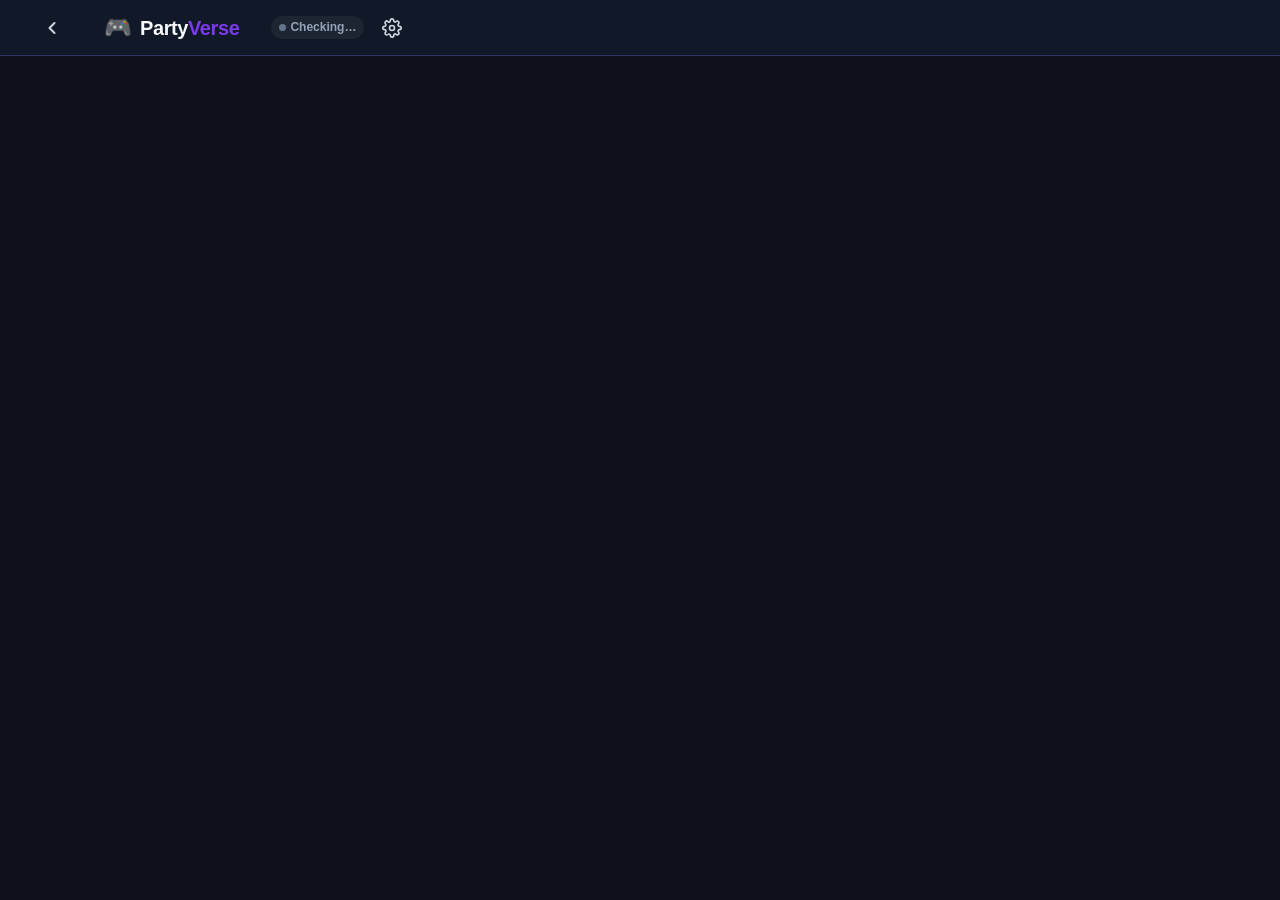
<file: index.html>
<!DOCTYPE html>
<html lang="en">
<head>
  <meta charset="UTF-8">
  <meta http-equiv="refresh" content="0; url=./partyverse/">
  <title>PartyVerse</title>
</head>
<body style="background:#0d0f1a;color:#f8fafc;font-family:sans-serif;display:flex;align-items:center;justify-content:center;height:100vh;margin:0;">
  <p>Loading <a href="./partyverse/" style="color:#7c3aed;font-weight:bold;">PartyVerse</a>...</p>
</body>
</html>
</file>
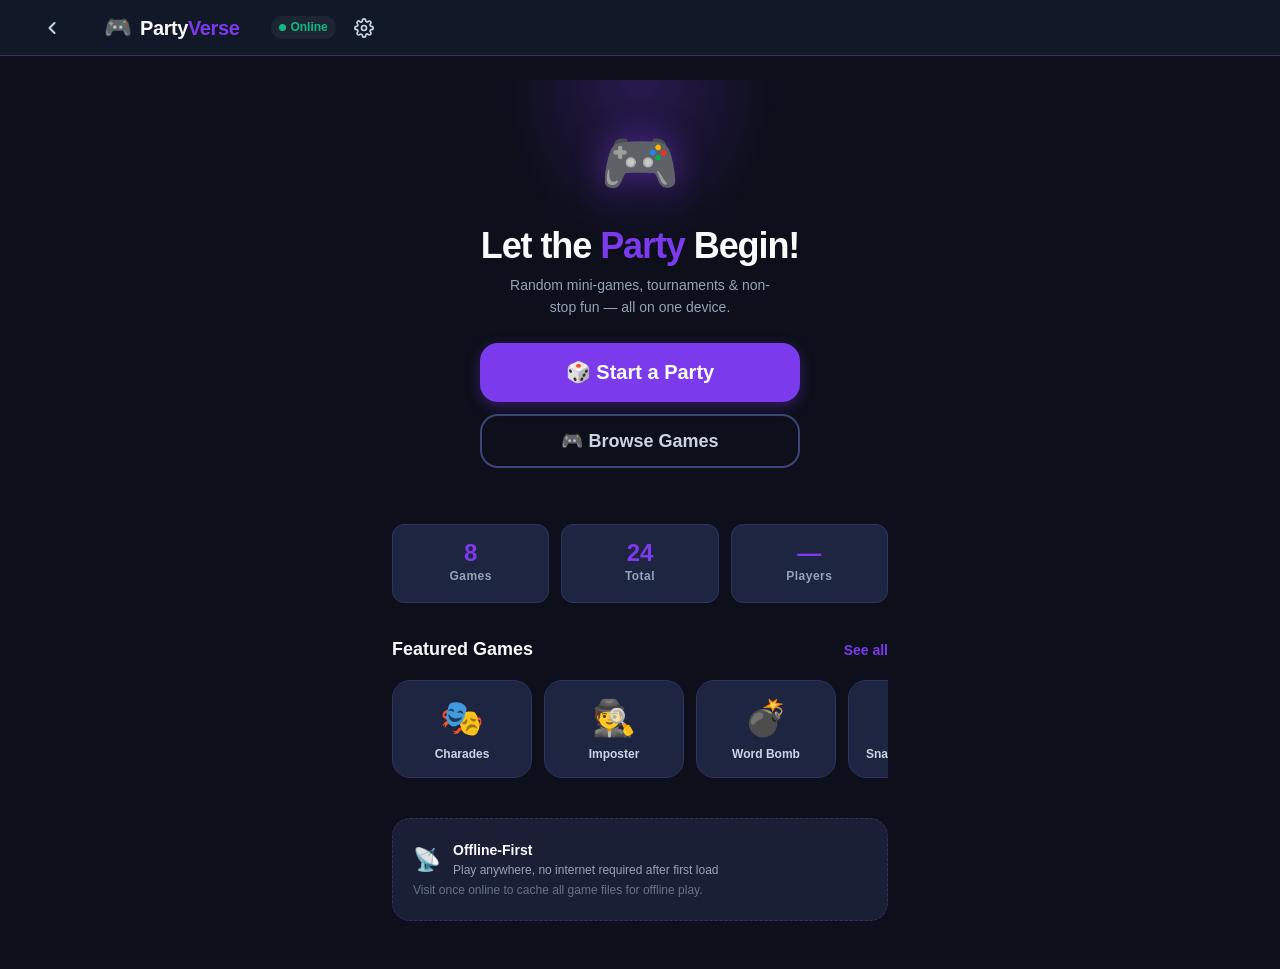
<file: partyverse/index.html>
<!DOCTYPE html>
<html lang="en">
<head>
  <meta charset="UTF-8" />
  <meta name="viewport" content="width=device-width, initial-scale=1.0, viewport-fit=cover" />
  <meta name="theme-color" content="#0d0f1a" />
  <meta name="description" content="PartyVerse — the ultimate party game platform for groups" />
  <meta name="apple-mobile-web-app-capable" content="yes" />
  <meta name="apple-mobile-web-app-status-bar-style" content="black-translucent" />
  <meta name="apple-mobile-web-app-title" content="PartyVerse" />

  <title>PartyVerse</title>

  <link rel="manifest" href="manifest.webmanifest" />
  <link rel="stylesheet" href="style.css" />
  <link rel="icon" type="image/svg+xml" href="assets/icons/icon.svg" />
  <link rel="apple-touch-icon" href="assets/icons/apple-touch-icon.png" />
</head>
<body>
  <!-- ═══════════════════════════════════════════════════════════
       APP HEADER
  ═══════════════════════════════════════════════════════════ -->
  <header class="app-header" id="app-header">
    <div class="header-inner">
      <button class="btn-icon header-back" id="btn-back" aria-label="Go back" hidden>
        <svg width="20" height="20" viewBox="0 0 24 24" fill="none" stroke="currentColor" stroke-width="2.5" stroke-linecap="round" stroke-linejoin="round">
          <polyline points="15 18 9 12 15 6"/>
        </svg>
      </button>

      <a href="#home" class="app-logo" aria-label="PartyVerse home">
        <span class="logo-icon" aria-hidden="true">🎮</span>
        <span class="logo-text">Party<span class="logo-accent">Verse</span></span>
      </a>

      <div class="header-actions">
        <span class="offline-badge" id="offline-badge" aria-live="polite" title="Offline status">
          <span class="offline-dot" id="offline-dot"></span>
          <span class="offline-label" id="offline-label">Checking…</span>
        </span>
        <a href="#settings" class="btn-icon" aria-label="Settings">
          <svg width="20" height="20" viewBox="0 0 24 24" fill="none" stroke="currentColor" stroke-width="2" stroke-linecap="round" stroke-linejoin="round">
            <circle cx="12" cy="12" r="3"/>
            <path d="M19.4 15a1.65 1.65 0 0 0 .33 1.82l.06.06a2 2 0 1 1-2.83 2.83l-.06-.06a1.65 1.65 0 0 0-1.82-.33 1.65 1.65 0 0 0-1 1.51V21a2 2 0 0 1-4 0v-.09A1.65 1.65 0 0 0 9 19.4a1.65 1.65 0 0 0-1.82.33l-.06.06a2 2 0 1 1-2.83-2.83l.06-.06A1.65 1.65 0 0 0 4.68 15a1.65 1.65 0 0 0-1.51-1H3a2 2 0 0 1 0-4h.09A1.65 1.65 0 0 0 4.6 9a1.65 1.65 0 0 0-.33-1.82l-.06-.06a2 2 0 1 1 2.83-2.83l.06.06A1.65 1.65 0 0 0 9 4.68a1.65 1.65 0 0 0 1-1.51V3a2 2 0 0 1 4 0v.09a1.65 1.65 0 0 0 1 1.51 1.65 1.65 0 0 0 1.82-.33l.06-.06a2 2 0 1 1 2.83 2.83l-.06.06A1.65 1.65 0 0 0 19.4 9a1.65 1.65 0 0 0 1.51 1H21a2 2 0 0 1 0 4h-.09a1.65 1.65 0 0 0-1.51 1z"/>
          </svg>
        </a>
      </div>
    </div>
  </header>

  <!-- ═══════════════════════════════════════════════════════════
       MAIN APP CONTAINER — screens rendered here
  ═══════════════════════════════════════════════════════════ -->
  <main id="app-root" class="app-root" role="main">
    <!-- Screens are injected here by router.js -->
  </main>

  <!-- ═══════════════════════════════════════════════════════════
       BOTTOM NAV (visible on home/collection/settings)
  ═══════════════════════════════════════════════════════════ -->
  <nav class="bottom-nav" id="bottom-nav" aria-label="Main navigation">
    <a href="#home" class="nav-item" data-screen="home" aria-label="Home">
      <svg width="22" height="22" viewBox="0 0 24 24" fill="none" stroke="currentColor" stroke-width="2" stroke-linecap="round" stroke-linejoin="round">
        <path d="M3 9l9-7 9 7v11a2 2 0 0 1-2 2H5a2 2 0 0 1-2-2z"/>
        <polyline points="9 22 9 12 15 12 15 22"/>
      </svg>
      <span>Home</span>
    </a>
    <a href="#collection" class="nav-item" data-screen="collection" aria-label="Games">
      <svg width="22" height="22" viewBox="0 0 24 24" fill="none" stroke="currentColor" stroke-width="2" stroke-linecap="round" stroke-linejoin="round">
        <rect x="2" y="3" width="6" height="6" rx="1"/><rect x="9" y="3" width="6" height="6" rx="1"/>
        <rect x="16" y="3" width="6" height="6" rx="1"/><rect x="2" y="10" width="6" height="6" rx="1"/>
        <rect x="9" y="10" width="6" height="6" rx="1"/><rect x="16" y="10" width="6" height="6" rx="1"/>
        <rect x="2" y="17" width="6" height="6" rx="1"/><rect x="9" y="17" width="6" height="6" rx="1"/>
        <rect x="16" y="17" width="6" height="6" rx="1"/>
      </svg>
      <span>Games</span>
    </a>
    <a href="#tournament" class="nav-item nav-item--cta" data-screen="tournament" aria-label="Start Party">
      <svg width="24" height="24" viewBox="0 0 24 24" fill="none" stroke="currentColor" stroke-width="2.5" stroke-linecap="round" stroke-linejoin="round">
        <polygon points="5 3 19 12 5 21 5 3"/>
      </svg>
      <span>Play</span>
    </a>
    <a href="#scoreboard" class="nav-item" data-screen="scoreboard" aria-label="Scoreboard">
      <svg width="22" height="22" viewBox="0 0 24 24" fill="none" stroke="currentColor" stroke-width="2" stroke-linecap="round" stroke-linejoin="round">
        <line x1="18" y1="20" x2="18" y2="10"/><line x1="12" y1="20" x2="12" y2="4"/>
        <line x1="6" y1="20" x2="6" y2="14"/>
      </svg>
      <span>Scores</span>
    </a>
    <a href="#settings" class="nav-item" data-screen="settings" aria-label="Settings">
      <svg width="22" height="22" viewBox="0 0 24 24" fill="none" stroke="currentColor" stroke-width="2" stroke-linecap="round" stroke-linejoin="round">
        <circle cx="12" cy="12" r="3"/>
        <path d="M19.4 15a1.65 1.65 0 0 0 .33 1.82l.06.06a2 2 0 1 1-2.83 2.83l-.06-.06a1.65 1.65 0 0 0-1.82-.33 1.65 1.65 0 0 0-1 1.51V21a2 2 0 0 1-4 0v-.09A1.65 1.65 0 0 0 9 19.4a1.65 1.65 0 0 0-1.82.33l-.06.06a2 2 0 1 1-2.83-2.83l.06-.06A1.65 1.65 0 0 0 4.68 15a1.65 1.65 0 0 0-1.51-1H3a2 2 0 0 1 0-4h.09A1.65 1.65 0 0 0 4.6 9a1.65 1.65 0 0 0-.33-1.82l-.06-.06a2 2 0 1 1 2.83-2.83l.06.06A1.65 1.65 0 0 0 9 4.68a1.65 1.65 0 0 0 1-1.51V3a2 2 0 0 1 4 0v.09a1.65 1.65 0 0 0 1 1.51 1.65 1.65 0 0 0 1.82-.33l.06-.06a2 2 0 1 1 2.83 2.83l-.06.06A1.65 1.65 0 0 0 19.4 9a1.65 1.65 0 0 0 1.51 1H21a2 2 0 0 1 0 4h-.09a1.65 1.65 0 0 0-1.51 1z"/>
      </svg>
      <span>Settings</span>
    </a>
  </nav>

  <!-- ═══════════════════════════════════════════════════════════
       GLOBAL TOAST CONTAINER
  ═══════════════════════════════════════════════════════════ -->
  <div id="toast-container" class="toast-container" aria-live="polite" aria-atomic="true"></div>

  <!-- ═══════════════════════════════════════════════════════════
       GLOBAL MODAL OVERLAY
  ═══════════════════════════════════════════════════════════ -->
  <div id="modal-overlay" class="modal-overlay" role="dialog" aria-modal="true" hidden>
    <div class="modal-box" id="modal-box">
      <button class="modal-close btn-icon" id="modal-close" aria-label="Close dialog">
        <svg width="18" height="18" viewBox="0 0 24 24" fill="none" stroke="currentColor" stroke-width="2.5">
          <line x1="18" y1="6" x2="6" y2="18"/><line x1="6" y1="6" x2="18" y2="18"/>
        </svg>
      </button>
      <div id="modal-content"></div>
    </div>
  </div>

  <!-- ═══════════════════════════════════════════════════════════
       UPDATE BANNER (shown when new SW available)
  ═══════════════════════════════════════════════════════════ -->
  <div id="update-banner" class="update-banner" hidden>
    <span>🆕 A new version is available</span>
    <button class="btn btn-sm btn-primary" id="btn-update">Update now</button>
  </div>

  <script type="module" src="js/app.js"></script>
</body>
</html>
</file>
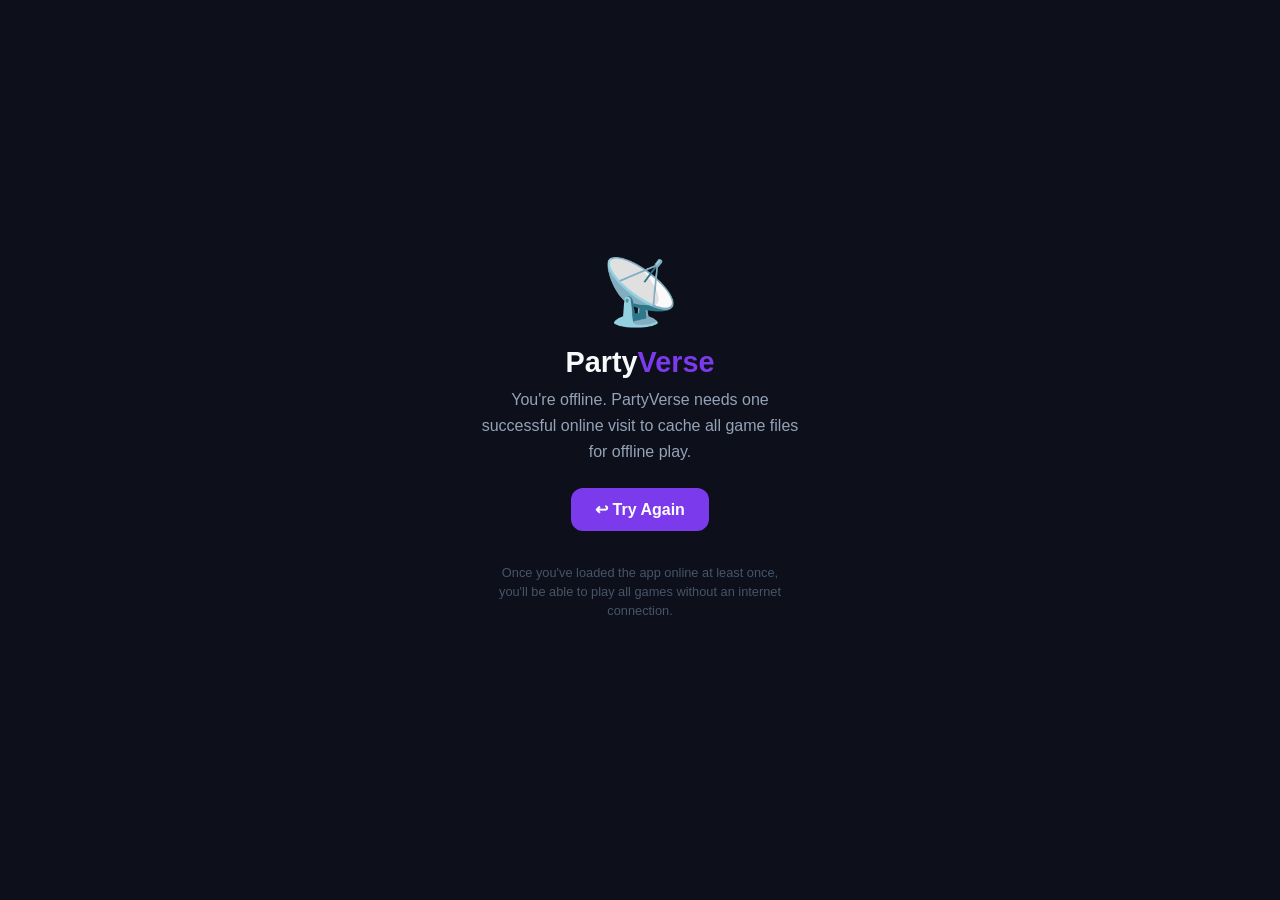
<file: partyverse/offline.html>
<!DOCTYPE html>
<html lang="en">
<head>
  <meta charset="UTF-8" />
  <meta name="viewport" content="width=device-width, initial-scale=1.0" />
  <meta name="theme-color" content="#0d0f1a" />
  <title>PartyVerse — Offline</title>
  <style>
    *, *::before, *::after { box-sizing: border-box; margin: 0; padding: 0; }
    body {
      font-family: -apple-system, BlinkMacSystemFont, 'Segoe UI', Roboto, sans-serif;
      background: #0d0f1a;
      color: #f8fafc;
      min-height: 100dvh;
      display: flex;
      flex-direction: column;
      align-items: center;
      justify-content: center;
      text-align: center;
      padding: 2rem;
    }
    .icon { font-size: 4rem; margin-bottom: 1rem; }
    h1 { font-size: 1.8rem; font-weight: 800; margin-bottom: 0.5rem; }
    h1 span { color: #7c3aed; }
    p { color: #94a3b8; max-width: 320px; line-height: 1.6; margin-bottom: 1.5rem; }
    .btn {
      display: inline-flex; align-items: center; gap: 0.5rem;
      background: #7c3aed; color: #fff;
      border: none; border-radius: 12px;
      padding: 0.75rem 1.5rem; font-size: 1rem; font-weight: 700;
      cursor: pointer; text-decoration: none;
      transition: background 0.15s, transform 0.15s;
    }
    .btn:active { transform: scale(0.97); background: #6d28d9; }
    .note {
      margin-top: 2rem; font-size: 0.8rem; color: #475569;
      max-width: 300px; line-height: 1.5;
    }
  </style>
</head>
<body>
  <div class="icon">📡</div>
  <h1>Party<span>Verse</span></h1>
  <p>You're offline. PartyVerse needs one successful online visit to cache all game files for offline play.</p>
  <a href="." class="btn">↩ Try Again</a>
  <p class="note">Once you've loaded the app online at least once, you'll be able to play all games without an internet connection.</p>
</body>
</html>
</file>
<file: partyverse/style.css>
/* ================================================================
   PARTYVERSE — DESIGN SYSTEM & GLOBAL STYLES
   Mobile-first arcade theme
================================================================ */

/* ── 1. CUSTOM PROPERTIES ──────────────────────────────────── */
:root {
  /* Colors */
  --color-bg:          #0d0f1a;
  --color-bg-2:        #111827;
  --color-bg-3:        #1a1f35;
  --color-surface:     #1e2540;
  --color-surface-2:   #252d4a;
  --color-border:      #2d3561;
  --color-border-2:    #3d4577;

  --color-primary:     #7c3aed;
  --color-primary-h:   #8b5cf6;
  --color-primary-d:   #6d28d9;
  --color-primary-glow:rgba(124,58,237,0.35);

  --color-accent:      #f43f5e;
  --color-accent-h:    #fb7185;
  --color-accent-d:    #e11d48;

  --color-gold:        #fbbf24;
  --color-gold-h:      #fcd34d;
  --color-success:     #10b981;
  --color-warning:     #f59e0b;
  --color-error:       #ef4444;
  --color-info:        #3b82f6;

  --color-text:        #f8fafc;
  --color-text-2:      #cbd5e1;
  --color-text-3:      #94a3b8;
  --color-text-muted:  #64748b;

  /* Typography */
  --font-sans:   -apple-system, BlinkMacSystemFont, 'Segoe UI', Roboto, 'Helvetica Neue', Arial, sans-serif;
  --font-mono:   'SF Mono', 'Fira Code', Consolas, monospace;

  --text-xs:     0.75rem;
  --text-sm:     0.875rem;
  --text-base:   1rem;
  --text-lg:     1.125rem;
  --text-xl:     1.25rem;
  --text-2xl:    1.5rem;
  --text-3xl:    1.875rem;
  --text-4xl:    2.25rem;

  /* Spacing */
  --space-1:  0.25rem;
  --space-2:  0.5rem;
  --space-3:  0.75rem;
  --space-4:  1rem;
  --space-5:  1.25rem;
  --space-6:  1.5rem;
  --space-8:  2rem;
  --space-10: 2.5rem;
  --space-12: 3rem;
  --space-16: 4rem;

  /* Radius */
  --radius-sm: 6px;
  --radius:    12px;
  --radius-lg: 18px;
  --radius-xl: 24px;
  --radius-full: 9999px;

  /* Shadows */
  --shadow-sm:  0 1px 3px rgba(0,0,0,0.4);
  --shadow:     0 4px 16px rgba(0,0,0,0.5);
  --shadow-lg:  0 8px 32px rgba(0,0,0,0.6);
  --shadow-purple: 0 0 20px rgba(124,58,237,0.4);

  /* Transitions */
  --ease-fast:  150ms ease;
  --ease:       200ms ease;
  --ease-slow:  300ms ease;

  /* Layout */
  --header-h:     56px;
  --bottom-nav-h: 64px;
  --max-content:  480px;
  --max-wide:     720px;
}

/* ── 2. RESET & BASE ───────────────────────────────────────── */
*, *::before, *::after {
  box-sizing: border-box;
  margin: 0;
  padding: 0;
}

html {
  font-size: 16px;
  -webkit-text-size-adjust: 100%;
  scroll-behavior: smooth;
}

body {
  font-family: var(--font-sans);
  background: var(--color-bg);
  color: var(--color-text);
  line-height: 1.6;
  min-height: 100dvh;
  min-height: 100vh;
  overflow-x: hidden;
  -webkit-font-smoothing: antialiased;
}

img, svg { display: block; max-width: 100%; }
a { color: inherit; text-decoration: none; }
button { font-family: inherit; cursor: pointer; }
input, textarea, select { font-family: inherit; }
ul, ol { list-style: none; }

/* ── 3. HEADER ─────────────────────────────────────────────── */
.app-header {
  position: sticky;
  top: 0;
  z-index: 100;
  background: var(--color-bg-2);
  border-bottom: 1px solid var(--color-border);
  height: var(--header-h);
  backdrop-filter: blur(12px);
  -webkit-backdrop-filter: blur(12px);
}

.header-inner {
  display: flex;
  align-items: center;
  justify-content: space-between;
  height: 100%;
  padding: 0 var(--space-4);
  max-width: 100%;
}

.app-logo {
  display: flex;
  align-items: center;
  gap: var(--space-2);
  text-decoration: none;
  flex: 1;
  justify-content: center;
}

.logo-icon { font-size: 1.4rem; }
.logo-text {
  font-size: var(--text-xl);
  font-weight: 900;
  letter-spacing: -0.02em;
  color: var(--color-text);
}
.logo-accent { color: var(--color-primary); }

.header-actions {
  display: flex;
  align-items: center;
  gap: var(--space-2);
  min-width: 80px;
  justify-content: flex-end;
}

/* ── 4. OFFLINE BADGE ──────────────────────────────────────── */
.offline-badge {
  display: flex;
  align-items: center;
  gap: var(--space-1);
  font-size: var(--text-xs);
  font-weight: 600;
  color: var(--color-text-3);
  padding: 2px var(--space-2);
  border-radius: var(--radius-full);
  background: rgba(255,255,255,0.05);
  white-space: nowrap;
}

.offline-dot {
  width: 7px; height: 7px;
  border-radius: 50%;
  background: var(--color-text-muted);
  flex-shrink: 0;
  transition: background var(--ease);
}

.offline-badge.is-online .offline-dot   { background: var(--color-success); }
.offline-badge.is-offline .offline-dot  { background: var(--color-error); }
.offline-badge.is-ready .offline-dot    { background: var(--color-gold); }
.offline-badge.is-online .offline-label { color: var(--color-success); }
.offline-badge.is-offline .offline-label{ color: var(--color-error); }
.offline-badge.is-ready .offline-label  { color: var(--color-gold); }

/* ── 5. BUTTONS ────────────────────────────────────────────── */
.btn {
  display: inline-flex;
  align-items: center;
  justify-content: center;
  gap: var(--space-2);
  font-size: var(--text-base);
  font-weight: 700;
  line-height: 1;
  padding: 0.75rem 1.5rem;
  border-radius: var(--radius);
  border: 2px solid transparent;
  cursor: pointer;
  transition: background var(--ease-fast), transform var(--ease-fast), box-shadow var(--ease-fast), border-color var(--ease-fast), color var(--ease-fast);
  user-select: none;
  -webkit-tap-highlight-color: transparent;
  white-space: nowrap;
  text-decoration: none;
}

.btn:disabled {
  opacity: 0.45;
  cursor: not-allowed;
  transform: none !important;
}

.btn:active:not(:disabled) { transform: scale(0.97); }

/* Primary */
.btn-primary {
  background: var(--color-primary);
  color: #fff;
  box-shadow: 0 4px 14px var(--color-primary-glow);
}
.btn-primary:hover:not(:disabled) {
  background: var(--color-primary-h);
  box-shadow: 0 6px 20px var(--color-primary-glow);
}
.btn-primary:active:not(:disabled) { background: var(--color-primary-d); }

/* Accent */
.btn-accent {
  background: var(--color-accent);
  color: #fff;
  box-shadow: 0 4px 14px rgba(244,63,94,0.35);
}
.btn-accent:hover:not(:disabled) { background: var(--color-accent-h); }
.btn-accent:active:not(:disabled) { background: var(--color-accent-d); }

/* Ghost */
.btn-ghost {
  background: transparent;
  color: var(--color-text-2);
  border-color: var(--color-border-2);
}
.btn-ghost:hover:not(:disabled) {
  background: var(--color-surface);
  color: var(--color-text);
  border-color: var(--color-text-3);
}

/* Gold / highlight */
.btn-gold {
  background: var(--color-gold);
  color: #0d0f1a;
  box-shadow: 0 4px 14px rgba(251,191,36,0.35);
}
.btn-gold:hover:not(:disabled) { background: var(--color-gold-h); }

/* Danger */
.btn-danger {
  background: var(--color-error);
  color: #fff;
}
.btn-danger:hover:not(:disabled) { background: #dc2626; }

/* Success */
.btn-success {
  background: var(--color-success);
  color: #fff;
}

/* Sizes */
.btn-sm   { font-size: var(--text-sm); padding: 0.5rem 1rem; border-radius: var(--radius-sm); }
.btn-lg   { font-size: var(--text-lg); padding: 1rem 2rem; border-radius: var(--radius-lg); }
.btn-xl   { font-size: var(--text-xl); padding: 1.1rem 2.2rem; border-radius: var(--radius-lg); }
.btn-full { width: 100%; }

/* Icon button */
.btn-icon {
  display: inline-flex;
  align-items: center;
  justify-content: center;
  width: 40px; height: 40px;
  border-radius: var(--radius);
  border: none;
  background: transparent;
  color: var(--color-text-2);
  cursor: pointer;
  transition: background var(--ease-fast), color var(--ease-fast), transform var(--ease-fast);
  -webkit-tap-highlight-color: transparent;
  flex-shrink: 0;
}
.btn-icon:hover { background: var(--color-surface); color: var(--color-text); }
.btn-icon:active { transform: scale(0.92); }

/* ── 6. CARDS ──────────────────────────────────────────────── */
.card {
  background: var(--color-surface);
  border: 1px solid var(--color-border);
  border-radius: var(--radius-lg);
  padding: var(--space-5);
  transition: border-color var(--ease), box-shadow var(--ease), transform var(--ease);
}

.card-hover {
  cursor: pointer;
}
.card-hover:hover {
  border-color: var(--color-border-2);
  box-shadow: var(--shadow);
  transform: translateY(-2px);
}
.card-hover:active { transform: scale(0.98); }

/* ── 7. GAME CARD ──────────────────────────────────────────── */
.game-card {
  background: var(--color-surface);
  border: 1px solid var(--color-border);
  border-radius: var(--radius-lg);
  padding: var(--space-4);
  cursor: pointer;
  transition: border-color var(--ease), box-shadow var(--ease), transform var(--ease);
  display: flex;
  flex-direction: column;
  gap: var(--space-2);
  position: relative;
  overflow: hidden;
  -webkit-tap-highlight-color: transparent;
  text-align: left;
  min-height: 130px;
}

.game-card::before {
  content: '';
  position: absolute;
  inset: 0;
  background: linear-gradient(135deg, rgba(124,58,237,0.08) 0%, transparent 60%);
  pointer-events: none;
}

.game-card:hover {
  border-color: var(--color-primary);
  box-shadow: var(--shadow-purple);
  transform: translateY(-2px);
}
.game-card:active { transform: scale(0.97); }

.game-card.is-locked {
  opacity: 0.5;
  cursor: not-allowed;
  pointer-events: none;
}
.game-card.is-locked:hover { transform: none; box-shadow: none; border-color: var(--color-border); }

.game-card__emoji {
  font-size: 1.8rem;
  line-height: 1;
}
.game-card__title {
  font-size: var(--text-base);
  font-weight: 800;
  color: var(--color-text);
  line-height: 1.2;
}
.game-card__meta {
  display: flex;
  align-items: center;
  gap: var(--space-2);
  flex-wrap: wrap;
}
.game-card__players {
  font-size: var(--text-xs);
  color: var(--color-text-3);
}
.game-card__lock {
  position: absolute;
  top: var(--space-3);
  right: var(--space-3);
  font-size: var(--text-sm);
  color: var(--color-text-muted);
}

/* ── 8. BADGES / CHIPS ─────────────────────────────────────── */
.badge {
  display: inline-flex;
  align-items: center;
  gap: 4px;
  font-size: var(--text-xs);
  font-weight: 700;
  letter-spacing: 0.03em;
  padding: 2px 8px;
  border-radius: var(--radius-full);
  background: var(--color-bg-3);
  color: var(--color-text-3);
  white-space: nowrap;
}

.badge-primary  { background: rgba(124,58,237,0.2); color: #a78bfa; }
.badge-accent   { background: rgba(244,63,94,0.2);  color: #fb7185; }
.badge-gold     { background: rgba(251,191,36,0.2); color: #fcd34d; }
.badge-success  { background: rgba(16,185,129,0.2); color: #34d399; }
.badge-info     { background: rgba(59,130,246,0.2); color: #60a5fa; }
.badge-warning  { background: rgba(245,158,11,0.2); color: #fbbf24; }
.badge-error    { background: rgba(239,68,68,0.2);  color: #f87171; }

/* ── 9. BOTTOM NAVIGATION ──────────────────────────────────── */
.bottom-nav {
  position: fixed;
  bottom: 0; left: 0; right: 0;
  z-index: 100;
  background: var(--color-bg-2);
  border-top: 1px solid var(--color-border);
  display: flex;
  align-items: stretch;
  height: var(--bottom-nav-h);
  padding-bottom: env(safe-area-inset-bottom);
}

.nav-item {
  flex: 1;
  display: flex;
  flex-direction: column;
  align-items: center;
  justify-content: center;
  gap: 3px;
  padding: 8px 4px;
  font-size: 10px;
  font-weight: 600;
  color: var(--color-text-muted);
  text-decoration: none;
  transition: color var(--ease-fast), background var(--ease-fast);
  -webkit-tap-highlight-color: transparent;
  letter-spacing: 0.02em;
  position: relative;
}

.nav-item:hover  { color: var(--color-text-2); background: rgba(255,255,255,0.03); }
.nav-item.active { color: var(--color-primary); }
.nav-item.active svg { stroke: var(--color-primary); }

.nav-item--cta {
  background: var(--color-primary);
  color: #fff !important;
  border-radius: var(--radius-lg) var(--radius-lg) 0 0;
  margin: 0 4px;
  box-shadow: var(--shadow-purple);
  flex: 1.2;
}
.nav-item--cta svg { stroke: #fff; }
.nav-item--cta:hover { background: var(--color-primary-h) !important; }

/* ── 10. APP ROOT & SCREENS ────────────────────────────────── */
.app-root {
  padding-bottom: calc(var(--bottom-nav-h) + var(--space-4));
  min-height: calc(100dvh - var(--header-h));
  min-height: calc(100vh - var(--header-h));
}

.screen {
  padding: var(--space-4);
  max-width: var(--max-content);
  margin: 0 auto;
  animation: screenIn 200ms ease both;
}

.screen--wide {
  max-width: var(--max-wide);
}

.screen--full {
  max-width: none;
  padding: 0;
}

@keyframes screenIn {
  from { opacity: 0; transform: translateY(10px); }
  to   { opacity: 1; transform: translateY(0); }
}

/* ── 11. HOME SCREEN ───────────────────────────────────────── */
.home-hero {
  text-align: center;
  padding: var(--space-8) var(--space-4) var(--space-6);
  position: relative;
}

.home-hero__glow {
  position: absolute;
  top: 0; left: 50%;
  transform: translateX(-50%);
  width: 280px; height: 180px;
  background: radial-gradient(ellipse at 50% 0%, rgba(124,58,237,0.25) 0%, transparent 70%);
  pointer-events: none;
}

.home-hero__emoji {
  font-size: 4rem;
  margin-bottom: var(--space-3);
  display: block;
  filter: drop-shadow(0 0 16px rgba(124,58,237,0.5));
}

.home-hero__title {
  font-size: var(--text-3xl);
  font-weight: 900;
  line-height: 1.1;
  margin-bottom: var(--space-2);
  letter-spacing: -0.03em;
}

.home-hero__title span { color: var(--color-primary); }

.home-hero__sub {
  font-size: var(--text-sm);
  color: var(--color-text-3);
  margin-bottom: var(--space-6);
  max-width: 280px;
  margin-left: auto;
  margin-right: auto;
}

.home-cta-group {
  display: flex;
  flex-direction: column;
  gap: var(--space-3);
  max-width: 320px;
  margin: 0 auto;
}

.home-section {
  margin-top: var(--space-8);
}

.section-header {
  display: flex;
  align-items: baseline;
  justify-content: space-between;
  margin-bottom: var(--space-4);
}

.section-title {
  font-size: var(--text-lg);
  font-weight: 800;
  color: var(--color-text);
}

.section-link {
  font-size: var(--text-sm);
  color: var(--color-primary);
  font-weight: 600;
}

/* Quick stats bar */
.stats-bar {
  display: grid;
  grid-template-columns: repeat(3, 1fr);
  gap: var(--space-3);
  margin-top: var(--space-4);
}

.stat-item {
  background: var(--color-surface);
  border: 1px solid var(--color-border);
  border-radius: var(--radius);
  padding: var(--space-4) var(--space-3);
  text-align: center;
}

.stat-value {
  font-size: var(--text-2xl);
  font-weight: 900;
  color: var(--color-primary);
  line-height: 1;
  margin-bottom: 2px;
}

.stat-label {
  font-size: var(--text-xs);
  color: var(--color-text-3);
  font-weight: 600;
  letter-spacing: 0.04em;
}

/* Featured games strip */
.featured-games {
  display: flex;
  gap: var(--space-3);
  overflow-x: auto;
  padding-bottom: var(--space-2);
  scrollbar-width: none;
  -ms-overflow-style: none;
}
.featured-games::-webkit-scrollbar { display: none; }

.featured-game-card {
  flex-shrink: 0;
  background: var(--color-surface);
  border: 1px solid var(--color-border);
  border-radius: var(--radius-lg);
  padding: var(--space-4);
  width: 140px;
  cursor: pointer;
  transition: border-color var(--ease), transform var(--ease);
  text-align: center;
  -webkit-tap-highlight-color: transparent;
}

.featured-game-card:hover  { border-color: var(--color-primary); transform: translateY(-2px); }
.featured-game-card:active { transform: scale(0.97); }
.featured-game-card__emoji { font-size: 2.2rem; margin-bottom: var(--space-2); }
.featured-game-card__name  { font-size: var(--text-xs); font-weight: 700; color: var(--color-text-2); }

/* ── 12. COLLECTION SCREEN ─────────────────────────────────── */
.collection-filters {
  display: flex;
  gap: var(--space-2);
  overflow-x: auto;
  padding-bottom: var(--space-2);
  scrollbar-width: none;
  margin-bottom: var(--space-4);
}
.collection-filters::-webkit-scrollbar { display: none; }

.filter-chip {
  flex-shrink: 0;
  padding: 6px 14px;
  border-radius: var(--radius-full);
  font-size: var(--text-sm);
  font-weight: 600;
  border: 1.5px solid var(--color-border-2);
  background: transparent;
  color: var(--color-text-3);
  cursor: pointer;
  transition: all var(--ease-fast);
  -webkit-tap-highlight-color: transparent;
}

.filter-chip:hover  { border-color: var(--color-primary); color: var(--color-primary-h); background: rgba(124,58,237,0.08); }
.filter-chip.active { border-color: var(--color-primary); background: var(--color-primary); color: #fff; }

.games-grid {
  display: grid;
  grid-template-columns: repeat(2, 1fr);
  gap: var(--space-3);
}

/* ── 13. TOURNAMENT SCREENS ────────────────────────────────── */
.screen-title {
  font-size: var(--text-2xl);
  font-weight: 900;
  margin-bottom: var(--space-1);
  letter-spacing: -0.02em;
}

.screen-subtitle {
  font-size: var(--text-sm);
  color: var(--color-text-3);
  margin-bottom: var(--space-6);
}

/* Step indicator */
.step-indicator {
  display: flex;
  align-items: center;
  gap: var(--space-2);
  margin-bottom: var(--space-6);
}

.step-dot {
  width: 8px; height: 8px;
  border-radius: 50%;
  background: var(--color-border-2);
  transition: background var(--ease), transform var(--ease);
}

.step-dot.active {
  background: var(--color-primary);
  transform: scale(1.3);
}
.step-dot.done { background: var(--color-success); }

.step-label {
  font-size: var(--text-xs);
  color: var(--color-text-muted);
  font-weight: 600;
  margin-left: auto;
}

/* Form fields */
.form-group {
  margin-bottom: var(--space-5);
}

.form-label {
  display: block;
  font-size: var(--text-sm);
  font-weight: 700;
  color: var(--color-text-2);
  margin-bottom: var(--space-2);
}

.form-hint {
  font-size: var(--text-xs);
  color: var(--color-text-muted);
  margin-top: var(--space-1);
}

.form-error {
  font-size: var(--text-xs);
  color: var(--color-error);
  margin-top: var(--space-1);
  font-weight: 600;
}

.input {
  width: 100%;
  background: var(--color-surface);
  border: 1.5px solid var(--color-border);
  border-radius: var(--radius);
  padding: 0.75rem var(--space-4);
  font-size: var(--text-base);
  color: var(--color-text);
  outline: none;
  transition: border-color var(--ease-fast), box-shadow var(--ease-fast);
}

.input::placeholder { color: var(--color-text-muted); }
.input:focus {
  border-color: var(--color-primary);
  box-shadow: 0 0 0 3px rgba(124,58,237,0.15);
}
.input.error { border-color: var(--color-error); }

/* Segmented control */
.seg-control {
  display: flex;
  background: var(--color-surface);
  border: 1.5px solid var(--color-border);
  border-radius: var(--radius);
  padding: 3px;
  gap: 3px;
}

.seg-btn {
  flex: 1;
  padding: 0.6rem var(--space-3);
  border: none;
  border-radius: calc(var(--radius) - 3px);
  background: transparent;
  color: var(--color-text-3);
  font-size: var(--text-sm);
  font-weight: 700;
  cursor: pointer;
  transition: background var(--ease-fast), color var(--ease-fast);
  -webkit-tap-highlight-color: transparent;
}

.seg-btn.active {
  background: var(--color-primary);
  color: #fff;
}

/* Player chips */
.player-chips {
  display: flex;
  flex-wrap: wrap;
  gap: var(--space-2);
  margin-bottom: var(--space-4);
}

.player-chip {
  display: flex;
  align-items: center;
  gap: var(--space-2);
  background: var(--color-surface-2);
  border: 1.5px solid var(--color-border);
  border-radius: var(--radius-full);
  padding: var(--space-2) var(--space-3);
  font-size: var(--text-sm);
  font-weight: 700;
  animation: chipIn 150ms ease both;
}

@keyframes chipIn {
  from { opacity: 0; transform: scale(0.8); }
  to   { opacity: 1; transform: scale(1); }
}

.player-chip__avatar {
  width: 26px; height: 26px;
  border-radius: 50%;
  display: flex;
  align-items: center;
  justify-content: center;
  font-size: 0.75rem;
  font-weight: 900;
  flex-shrink: 0;
}

.player-chip__remove {
  background: none;
  border: none;
  color: var(--color-text-muted);
  cursor: pointer;
  padding: 0;
  line-height: 1;
  font-size: 1.1rem;
  transition: color var(--ease-fast);
  -webkit-tap-highlight-color: transparent;
}
.player-chip__remove:hover { color: var(--color-error); }

/* Add player row */
.add-player-row {
  display: flex;
  gap: var(--space-2);
  align-items: center;
}

.add-player-row .input { flex: 1; }

/* ── 14. PREVIEW SCREEN ────────────────────────────────────── */
.preview-list {
  display: flex;
  flex-direction: column;
  gap: var(--space-3);
}

.preview-round {
  display: flex;
  align-items: center;
  gap: var(--space-3);
  background: var(--color-surface);
  border: 1px solid var(--color-border);
  border-radius: var(--radius);
  padding: var(--space-3) var(--space-4);
  transition: border-color var(--ease);
}

.preview-round__num {
  font-size: var(--text-sm);
  font-weight: 900;
  color: var(--color-text-muted);
  min-width: 20px;
  text-align: center;
}

.preview-round__emoji { font-size: 1.4rem; }

.preview-round__info { flex: 1; }
.preview-round__name {
  font-size: var(--text-base);
  font-weight: 800;
  margin-bottom: 2px;
}
.preview-round__meta { font-size: var(--text-xs); color: var(--color-text-3); }

.preview-round__actions { display: flex; gap: var(--space-1); }
.preview-round.completed {
  opacity: 0.5;
  border-color: var(--color-success);
}
.preview-round.current {
  border-color: var(--color-primary);
  background: rgba(124,58,237,0.08);
}

/* ── 15. GAME PLAY SCREENS ─────────────────────────────────── */
.game-header {
  display: flex;
  align-items: center;
  justify-content: space-between;
  padding: var(--space-4);
  border-bottom: 1px solid var(--color-border);
}

.game-title-bar {
  flex: 1;
}

.game-round-label {
  font-size: var(--text-xs);
  color: var(--color-text-muted);
  font-weight: 600;
  text-transform: uppercase;
  letter-spacing: 0.08em;
}

.game-name {
  font-size: var(--text-lg);
  font-weight: 900;
}

/* Timer */
.timer-ring-wrap {
  position: relative;
  width: 80px; height: 80px;
  flex-shrink: 0;
}

.timer-ring {
  transform: rotate(-90deg);
}

.timer-ring__bg { fill: none; stroke: var(--color-border); stroke-width: 5; }
.timer-ring__fg {
  fill: none;
  stroke: var(--color-primary);
  stroke-width: 5;
  stroke-linecap: round;
  transition: stroke-dashoffset 1s linear, stroke 0.5s;
}
.timer-ring__fg.warning { stroke: var(--color-warning); }
.timer-ring__fg.danger  { stroke: var(--color-accent); }

.timer-value {
  position: absolute;
  inset: 0;
  display: flex;
  align-items: center;
  justify-content: center;
  font-size: var(--text-xl);
  font-weight: 900;
  color: var(--color-text);
  font-variant-numeric: tabular-nums;
}

/* Game content area */
.game-area {
  padding: var(--space-4);
  flex: 1;
  display: flex;
  flex-direction: column;
  min-height: 300px;
}

/* Ready screen */
.ready-screen {
  display: flex;
  flex-direction: column;
  align-items: center;
  justify-content: center;
  min-height: 400px;
  text-align: center;
  padding: var(--space-8) var(--space-6);
  gap: var(--space-5);
}

.ready-screen__emoji { font-size: 5rem; }
.ready-screen__title {
  font-size: var(--text-3xl);
  font-weight: 900;
  letter-spacing: -0.03em;
}
.ready-screen__rules {
  background: var(--color-surface);
  border: 1px solid var(--color-border);
  border-radius: var(--radius);
  padding: var(--space-4);
  text-align: left;
  max-width: 340px;
  width: 100%;
}
.ready-screen__rules h4 {
  font-size: var(--text-sm);
  font-weight: 800;
  color: var(--color-text-2);
  margin-bottom: var(--space-2);
  text-transform: uppercase;
  letter-spacing: 0.08em;
}
.ready-screen__rules ul {
  list-style: disc;
  padding-left: var(--space-5);
}
.ready-screen__rules li {
  font-size: var(--text-sm);
  color: var(--color-text-3);
  margin-bottom: var(--space-1);
}

/* ── 16. SCOREBOARD ────────────────────────────────────────── */
.scoreboard-list {
  display: flex;
  flex-direction: column;
  gap: var(--space-3);
}

.score-row {
  display: flex;
  align-items: center;
  gap: var(--space-3);
  background: var(--color-surface);
  border: 1px solid var(--color-border);
  border-radius: var(--radius);
  padding: var(--space-3) var(--space-4);
  transition: border-color var(--ease);
}

.score-row--leader {
  border-color: var(--color-gold);
  background: rgba(251,191,36,0.06);
  box-shadow: 0 0 16px rgba(251,191,36,0.15);
}

.score-row__rank {
  font-size: var(--text-lg);
  font-weight: 900;
  min-width: 32px;
  text-align: center;
}

.score-row__avatar {
  width: 40px; height: 40px;
  border-radius: 50%;
  display: flex;
  align-items: center;
  justify-content: center;
  font-size: 1rem;
  font-weight: 900;
  flex-shrink: 0;
}

.score-row__info { flex: 1; }
.score-row__name  {
  font-size: var(--text-base);
  font-weight: 800;
  margin-bottom: 2px;
}
.score-row__meta  { font-size: var(--text-xs); color: var(--color-text-3); }

.score-row__points {
  font-size: var(--text-2xl);
  font-weight: 900;
  color: var(--color-text);
  font-variant-numeric: tabular-nums;
}

.score-row--leader .score-row__points { color: var(--color-gold); }

/* ── 17. FINAL WINNER SCREEN ───────────────────────────────── */
.winner-screen {
  display: flex;
  flex-direction: column;
  align-items: center;
  text-align: center;
  padding: var(--space-8) var(--space-6);
  min-height: 500px;
  position: relative;
  overflow: hidden;
}

.winner-screen__confetti {
  position: absolute;
  inset: 0;
  pointer-events: none;
  overflow: hidden;
}

.confetti-piece {
  position: absolute;
  width: 10px; height: 10px;
  border-radius: 2px;
  animation: confettiFall 3s linear infinite;
}

@keyframes confettiFall {
  0%   { transform: translateY(-20px) rotate(0deg); opacity: 1; }
  100% { transform: translateY(110vh) rotate(720deg); opacity: 0; }
}

.winner-trophy { font-size: 5rem; margin-bottom: var(--space-4); }
.winner-label {
  font-size: var(--text-xs);
  font-weight: 800;
  text-transform: uppercase;
  letter-spacing: 0.12em;
  color: var(--color-gold);
  margin-bottom: var(--space-2);
}
.winner-name {
  font-size: var(--text-4xl);
  font-weight: 900;
  letter-spacing: -0.03em;
  margin-bottom: var(--space-4);
  background: linear-gradient(135deg, var(--color-gold), var(--color-accent));
  -webkit-background-clip: text;
  -webkit-text-fill-color: transparent;
  background-clip: text;
}
.winner-score {
  font-size: var(--text-xl);
  color: var(--color-text-2);
  margin-bottom: var(--space-8);
}

/* ── 18. SETTINGS SCREEN ───────────────────────────────────── */
.settings-section {
  margin-bottom: var(--space-6);
}

.settings-section-title {
  font-size: var(--text-xs);
  font-weight: 800;
  text-transform: uppercase;
  letter-spacing: 0.1em;
  color: var(--color-text-muted);
  margin-bottom: var(--space-3);
  padding-left: var(--space-1);
}

.settings-list {
  display: flex;
  flex-direction: column;
  gap: var(--space-2);
}

.settings-item {
  display: flex;
  align-items: center;
  gap: var(--space-3);
  background: var(--color-surface);
  border: 1px solid var(--color-border);
  border-radius: var(--radius);
  padding: var(--space-4);
  cursor: pointer;
  transition: border-color var(--ease-fast), background var(--ease-fast);
  -webkit-tap-highlight-color: transparent;
}

.settings-item:hover {
  border-color: var(--color-border-2);
  background: var(--color-surface-2);
}

.settings-item__icon { font-size: 1.4rem; flex-shrink: 0; }
.settings-item__info { flex: 1; }
.settings-item__label {
  font-size: var(--text-sm);
  font-weight: 700;
  margin-bottom: 2px;
}
.settings-item__desc { font-size: var(--text-xs); color: var(--color-text-3); }
.settings-item__chevron { color: var(--color-text-muted); }

.settings-item.danger .settings-item__label { color: var(--color-error); }
.settings-item.danger:hover { border-color: var(--color-error); }

/* Toggle switch */
.toggle {
  position: relative;
  width: 44px; height: 26px;
  flex-shrink: 0;
}
.toggle input { opacity: 0; width: 0; height: 0; position: absolute; }
.toggle-track {
  position: absolute;
  inset: 0;
  border-radius: var(--radius-full);
  background: var(--color-border-2);
  cursor: pointer;
  transition: background var(--ease-fast);
}
.toggle-track::after {
  content: '';
  position: absolute;
  width: 20px; height: 20px;
  border-radius: 50%;
  background: #fff;
  top: 3px; left: 3px;
  transition: transform var(--ease-fast);
  box-shadow: var(--shadow-sm);
}
.toggle input:checked + .toggle-track { background: var(--color-primary); }
.toggle input:checked + .toggle-track::after { transform: translateX(18px); }

/* ── 19. TOAST NOTIFICATIONS ───────────────────────────────── */
.toast-container {
  position: fixed;
  bottom: calc(var(--bottom-nav-h) + var(--space-4));
  left: 50%;
  transform: translateX(-50%);
  z-index: 300;
  display: flex;
  flex-direction: column;
  gap: var(--space-2);
  align-items: center;
  pointer-events: none;
  width: calc(100% - var(--space-8));
  max-width: var(--max-content);
}

.toast {
  display: flex;
  align-items: center;
  gap: var(--space-3);
  padding: var(--space-3) var(--space-4);
  border-radius: var(--radius);
  background: var(--color-surface-2);
  border: 1px solid var(--color-border-2);
  box-shadow: var(--shadow-lg);
  font-size: var(--text-sm);
  font-weight: 600;
  color: var(--color-text);
  width: 100%;
  pointer-events: auto;
  animation: toastIn 250ms cubic-bezier(0.34, 1.56, 0.64, 1) both;
}

.toast.exit { animation: toastOut 200ms ease both; }

@keyframes toastIn {
  from { opacity: 0; transform: translateY(20px) scale(0.95); }
  to   { opacity: 1; transform: translateY(0) scale(1); }
}
@keyframes toastOut {
  from { opacity: 1; transform: translateY(0) scale(1); }
  to   { opacity: 0; transform: translateY(10px) scale(0.95); }
}

.toast-success { border-color: var(--color-success); }
.toast-error   { border-color: var(--color-error); }
.toast-warning { border-color: var(--color-warning); }
.toast-info    { border-color: var(--color-info); }

.toast-icon { font-size: 1.2rem; flex-shrink: 0; }
.toast-msg  { flex: 1; }

/* ── 20. MODAL ─────────────────────────────────────────────── */
.modal-overlay {
  position: fixed;
  inset: 0;
  z-index: 200;
  background: rgba(0,0,0,0.75);
  display: flex;
  align-items: flex-end;
  justify-content: center;
  padding: var(--space-4);
  padding-bottom: calc(var(--bottom-nav-h) + var(--space-4));
  backdrop-filter: blur(4px);
  animation: modalBgIn 200ms ease both;
}

.modal-overlay[hidden] { display: none; }

@keyframes modalBgIn {
  from { opacity: 0; }
  to   { opacity: 1; }
}

.modal-box {
  background: var(--color-bg-2);
  border: 1px solid var(--color-border-2);
  border-radius: var(--radius-xl);
  padding: var(--space-6);
  width: 100%;
  max-width: var(--max-content);
  position: relative;
  animation: modalIn 250ms cubic-bezier(0.34, 1.56, 0.64, 1) both;
  max-height: 80dvh;
  overflow-y: auto;
}

@keyframes modalIn {
  from { opacity: 0; transform: translateY(30px) scale(0.95); }
  to   { opacity: 1; transform: translateY(0) scale(1); }
}

.modal-close {
  position: absolute;
  top: var(--space-4);
  right: var(--space-4);
}

.modal-title {
  font-size: var(--text-xl);
  font-weight: 900;
  margin-bottom: var(--space-2);
}
.modal-body {
  font-size: var(--text-sm);
  color: var(--color-text-3);
  margin-bottom: var(--space-5);
  line-height: 1.7;
}
.modal-actions {
  display: flex;
  gap: var(--space-3);
}
.modal-actions .btn { flex: 1; }

/* ── 21. UPDATE BANNER ─────────────────────────────────────── */
.update-banner {
  position: fixed;
  top: var(--header-h);
  left: 0; right: 0;
  z-index: 99;
  background: var(--color-primary);
  color: #fff;
  padding: var(--space-3) var(--space-4);
  display: flex;
  align-items: center;
  justify-content: space-between;
  gap: var(--space-4);
  font-size: var(--text-sm);
  font-weight: 600;
  box-shadow: var(--shadow-lg);
}
.update-banner[hidden] { display: none; }

/* ── 22. TEAM CARD ─────────────────────────────────────────── */
.team-card {
  background: var(--color-surface);
  border: 2px solid var(--color-border);
  border-radius: var(--radius-lg);
  padding: var(--space-4);
  margin-bottom: var(--space-3);
  transition: border-color var(--ease);
}

.team-card__header {
  display: flex;
  align-items: center;
  gap: var(--space-3);
  margin-bottom: var(--space-3);
}

.team-card__color {
  width: 12px; height: 12px;
  border-radius: 50%;
  flex-shrink: 0;
}

.team-card__name-input {
  flex: 1;
  background: transparent;
  border: none;
  border-bottom: 1.5px solid var(--color-border);
  padding: 4px 0;
  font-size: var(--text-base);
  font-weight: 700;
  color: var(--color-text);
  outline: none;
}

.team-card__members {
  display: flex;
  flex-wrap: wrap;
  gap: var(--space-2);
}

/* ── 23. DURATION SELECTOR ─────────────────────────────────── */
.duration-options {
  display: grid;
  grid-template-columns: repeat(3, 1fr);
  gap: var(--space-3);
  margin-bottom: var(--space-5);
}

.duration-option {
  background: var(--color-surface);
  border: 2px solid var(--color-border);
  border-radius: var(--radius-lg);
  padding: var(--space-4);
  text-align: center;
  cursor: pointer;
  transition: border-color var(--ease), background var(--ease), transform var(--ease-fast);
  -webkit-tap-highlight-color: transparent;
}

.duration-option:hover  { border-color: var(--color-primary); transform: translateY(-2px); }
.duration-option:active { transform: scale(0.97); }
.duration-option.active {
  border-color: var(--color-primary);
  background: rgba(124,58,237,0.12);
}

.duration-option__time {
  font-size: var(--text-2xl);
  font-weight: 900;
  color: var(--color-primary);
  margin-bottom: 4px;
}
.duration-option__label { font-size: var(--text-xs); color: var(--color-text-3); font-weight: 600; }
.duration-option__rounds { font-size: var(--text-xs); color: var(--color-text-muted); margin-top: 4px; }

/* ── 24. CATEGORY TOGGLES ──────────────────────────────────── */
.category-grid {
  display: grid;
  grid-template-columns: repeat(2, 1fr);
  gap: var(--space-3);
}

.category-toggle {
  background: var(--color-surface);
  border: 1.5px solid var(--color-border);
  border-radius: var(--radius);
  padding: var(--space-3) var(--space-4);
  display: flex;
  align-items: center;
  gap: var(--space-3);
  cursor: pointer;
  transition: all var(--ease-fast);
  -webkit-tap-highlight-color: transparent;
}

.category-toggle.active {
  border-color: var(--color-primary);
  background: rgba(124,58,237,0.08);
}

.category-toggle__icon { font-size: 1.3rem; }
.category-toggle__name {
  font-size: var(--text-sm);
  font-weight: 700;
  flex: 1;
}

.category-toggle__check {
  width: 20px; height: 20px;
  border-radius: 50%;
  border: 2px solid var(--color-border-2);
  display: flex;
  align-items: center;
  justify-content: center;
  transition: all var(--ease-fast);
  flex-shrink: 0;
}

.category-toggle.active .category-toggle__check {
  background: var(--color-primary);
  border-color: var(--color-primary);
  color: #fff;
}

/* ── 25. EMPTY STATES ──────────────────────────────────────── */
.empty-state {
  display: flex;
  flex-direction: column;
  align-items: center;
  justify-content: center;
  text-align: center;
  padding: var(--space-12) var(--space-6);
  gap: var(--space-3);
}

.empty-state__icon { font-size: 3.5rem; }
.empty-state__title {
  font-size: var(--text-xl);
  font-weight: 800;
}
.empty-state__desc {
  font-size: var(--text-sm);
  color: var(--color-text-3);
  max-width: 280px;
  line-height: 1.6;
}

/* ── 26. LOADING SPINNER ───────────────────────────────────── */
.spinner {
  width: 36px; height: 36px;
  border: 3px solid var(--color-border);
  border-top-color: var(--color-primary);
  border-radius: 50%;
  animation: spin 0.8s linear infinite;
}

@keyframes spin {
  to { transform: rotate(360deg); }
}

.loading-screen {
  display: flex;
  flex-direction: column;
  align-items: center;
  justify-content: center;
  min-height: 400px;
  gap: var(--space-4);
}

/* ── 27. DIVIDER ───────────────────────────────────────────── */
.divider {
  height: 1px;
  background: var(--color-border);
  margin: var(--space-5) 0;
}

.divider-label {
  display: flex;
  align-items: center;
  gap: var(--space-3);
  color: var(--color-text-muted);
  font-size: var(--text-xs);
  font-weight: 600;
  letter-spacing: 0.06em;
  text-transform: uppercase;
  margin: var(--space-5) 0;
}
.divider-label::before,
.divider-label::after {
  content: '';
  flex: 1;
  height: 1px;
  background: var(--color-border);
}

/* ── 28. RANDOMIZER MODE ───────────────────────────────────── */
.mode-options {
  display: flex;
  flex-direction: column;
  gap: var(--space-3);
}

.mode-option {
  display: flex;
  align-items: flex-start;
  gap: var(--space-4);
  background: var(--color-surface);
  border: 2px solid var(--color-border);
  border-radius: var(--radius-lg);
  padding: var(--space-4);
  cursor: pointer;
  transition: all var(--ease-fast);
  -webkit-tap-highlight-color: transparent;
}

.mode-option:hover { border-color: var(--color-border-2); background: var(--color-surface-2); }
.mode-option.active { border-color: var(--color-primary); background: rgba(124,58,237,0.08); }

.mode-option__icon { font-size: 1.8rem; flex-shrink: 0; }
.mode-option__title { font-size: var(--text-base); font-weight: 800; margin-bottom: 2px; }
.mode-option__desc  { font-size: var(--text-xs); color: var(--color-text-3); line-height: 1.5; }

.mode-option__radio {
  width: 20px; height: 20px;
  border-radius: 50%;
  border: 2px solid var(--color-border-2);
  flex-shrink: 0;
  margin-top: 2px;
  transition: all var(--ease-fast);
  display: flex;
  align-items: center;
  justify-content: center;
}

.mode-option.active .mode-option__radio {
  border-color: var(--color-primary);
  background: var(--color-primary);
}

.mode-option.active .mode-option__radio::after {
  content: '';
  width: 8px; height: 8px;
  border-radius: 50%;
  background: #fff;
}

/* ── 29. RESULT SCREEN ─────────────────────────────────────── */
.result-podium {
  display: flex;
  align-items: flex-end;
  justify-content: center;
  gap: var(--space-3);
  margin: var(--space-6) 0;
  height: 160px;
}

.podium-slot {
  display: flex;
  flex-direction: column;
  align-items: center;
  gap: var(--space-2);
}

.podium-slot__avatar {
  width: 48px; height: 48px;
  border-radius: 50%;
  display: flex;
  align-items: center;
  justify-content: center;
  font-weight: 900;
  font-size: 1rem;
}

.podium-slot__name  { font-size: var(--text-xs); font-weight: 700; text-align: center; }
.podium-slot__pts   { font-size: var(--text-xs); color: var(--color-text-3); }
.podium-bar {
  width: 60px;
  border-radius: var(--radius-sm) var(--radius-sm) 0 0;
  background: var(--color-surface-2);
  display: flex;
  align-items: flex-start;
  justify-content: center;
  padding-top: var(--space-2);
  font-size: var(--text-sm);
  font-weight: 900;
  color: var(--color-text-muted);
}

.podium-slot--1st .podium-bar { height: 100px; background: rgba(251,191,36,0.2); color: var(--color-gold); }
.podium-slot--2nd .podium-bar { height: 70px;  background: rgba(148,163,184,0.2); color: #94a3b8; }
.podium-slot--3rd .podium-bar { height: 45px;  background: rgba(180,120,80,0.2);  color: #b47850; }

/* ── 30. GAME-SPECIFIC: MEMORY MATCH ──────────────────────── */
.memory-grid {
  display: grid;
  gap: var(--space-2);
  max-width: 360px;
  margin: 0 auto;
}

.memory-card {
  aspect-ratio: 1;
  border-radius: var(--radius);
  background: var(--color-surface);
  border: 2px solid var(--color-border);
  cursor: pointer;
  transition: transform 0.3s, border-color var(--ease);
  font-size: 1.5rem;
  display: flex;
  align-items: center;
  justify-content: center;
  user-select: none;
  -webkit-tap-highlight-color: transparent;
  transform-style: preserve-3d;
  position: relative;
}

.memory-card.flipped  { border-color: var(--color-primary); }
.memory-card.matched  { border-color: var(--color-success); background: rgba(16,185,129,0.1); cursor: default; }
.memory-card.wrong    { border-color: var(--color-error); animation: shake 0.4s ease; }

@keyframes shake {
  0%, 100% { transform: translateX(0); }
  25%       { transform: translateX(-6px); }
  75%       { transform: translateX(6px); }
}

/* ── 31. GAME-SPECIFIC: SNAKES & LADDERS ──────────────────── */
.sl-board {
  display: grid;
  grid-template-columns: repeat(10, 1fr);
  gap: 2px;
  max-width: 380px;
  margin: 0 auto;
  aspect-ratio: 1;
}

.sl-cell {
  background: var(--color-surface);
  border: 1px solid var(--color-border);
  border-radius: 4px;
  display: flex;
  align-items: center;
  justify-content: center;
  font-size: 0.55rem;
  font-weight: 700;
  color: var(--color-text-muted);
  position: relative;
  overflow: hidden;
  transition: background var(--ease);
}

.sl-cell.has-snake  { background: rgba(239,68,68,0.15); }
.sl-cell.has-ladder { background: rgba(16,185,129,0.15); }
.sl-cell.has-player { background: rgba(124,58,237,0.2); }

.sl-token {
  position: absolute;
  width: 60%;
  height: 60%;
  border-radius: 50%;
  font-size: 0.7rem;
  display: flex;
  align-items: center;
  justify-content: center;
  font-weight: 900;
  z-index: 2;
  transition: all 0.4s ease;
}

/* ── 32. GAME-SPECIFIC: REACTION TEST ─────────────────────── */
.reaction-arena {
  display: flex;
  flex-direction: column;
  align-items: center;
  justify-content: center;
  min-height: 400px;
  gap: var(--space-6);
  text-align: center;
}

.reaction-target {
  width: 180px; height: 180px;
  border-radius: 50%;
  background: var(--color-surface);
  border: 3px solid var(--color-border);
  display: flex;
  align-items: center;
  justify-content: center;
  font-size: 4rem;
  cursor: pointer;
  transition: all 0.2s;
  -webkit-tap-highlight-color: transparent;
  user-select: none;
}

.reaction-target.ready   { background: var(--color-success); border-color: var(--color-success); box-shadow: 0 0 30px rgba(16,185,129,0.5); animation: pulse 0.5s infinite alternate; }
.reaction-target.waiting { background: var(--color-surface); cursor: not-allowed; }
.reaction-target.early   { background: var(--color-error); border-color: var(--color-error); }

@keyframes pulse {
  from { transform: scale(1); }
  to   { transform: scale(1.05); }
}

/* ── 33. GAME-SPECIFIC: ROCK PAPER SCISSORS ───────────────── */
.rps-arena {
  display: flex;
  flex-direction: column;
  align-items: center;
  gap: var(--space-6);
  padding: var(--space-4);
}

.rps-choices {
  display: flex;
  gap: var(--space-4);
}

.rps-btn {
  width: 90px; height: 90px;
  border-radius: 50%;
  background: var(--color-surface);
  border: 2px solid var(--color-border);
  font-size: 2.5rem;
  cursor: pointer;
  transition: all var(--ease);
  -webkit-tap-highlight-color: transparent;
  display: flex;
  align-items: center;
  justify-content: center;
}

.rps-btn:hover  { border-color: var(--color-primary); transform: translateY(-4px) scale(1.05); box-shadow: var(--shadow-purple); }
.rps-btn:active { transform: scale(0.95); }
.rps-btn.selected { border-color: var(--color-primary); background: rgba(124,58,237,0.15); }
.rps-btn.winner   { border-color: var(--color-success); background: rgba(16,185,129,0.1); }
.rps-btn.loser    { border-color: var(--color-error); opacity: 0.6; }

.rps-vs {
  font-size: var(--text-sm);
  font-weight: 900;
  color: var(--color-text-muted);
  letter-spacing: 0.1em;
}

/* ── 34. GAME-SPECIFIC: WORD BOMB ─────────────────────────── */
.word-bomb-area {
  display: flex;
  flex-direction: column;
  align-items: center;
  gap: var(--space-5);
  padding: var(--space-4);
  text-align: center;
}

.word-bomb-display {
  font-size: var(--text-4xl);
  font-weight: 900;
  letter-spacing: 0.08em;
  color: var(--color-accent);
  background: rgba(244,63,94,0.1);
  border: 2px solid rgba(244,63,94,0.3);
  border-radius: var(--radius-lg);
  padding: var(--space-4) var(--space-8);
  min-width: 200px;
  text-transform: uppercase;
}

.word-bomb-input-wrap {
  width: 100%;
  max-width: 320px;
  display: flex;
  gap: var(--space-2);
}

.word-bomb-input {
  flex: 1;
  background: var(--color-surface);
  border: 2px solid var(--color-border);
  border-radius: var(--radius);
  padding: 0.75rem var(--space-4);
  font-size: var(--text-xl);
  font-weight: 700;
  color: var(--color-text);
  outline: none;
  text-align: center;
  transition: border-color var(--ease-fast);
  text-transform: lowercase;
}
.word-bomb-input:focus { border-color: var(--color-primary); }
.word-bomb-input.success { border-color: var(--color-success); }
.word-bomb-input.error   { border-color: var(--color-error); animation: shake 0.3s ease; }

/* ── 35. GAME-SPECIFIC: QUICK QUIZ ────────────────────────── */
.quiz-area {
  padding: var(--space-4);
}

.quiz-question {
  font-size: var(--text-xl);
  font-weight: 800;
  line-height: 1.4;
  margin-bottom: var(--space-6);
  text-align: center;
}

.quiz-options {
  display: flex;
  flex-direction: column;
  gap: var(--space-3);
}

.quiz-option {
  background: var(--color-surface);
  border: 2px solid var(--color-border);
  border-radius: var(--radius);
  padding: var(--space-4);
  font-size: var(--text-base);
  font-weight: 700;
  cursor: pointer;
  transition: all var(--ease-fast);
  text-align: left;
  display: flex;
  align-items: center;
  gap: var(--space-3);
  -webkit-tap-highlight-color: transparent;
}

.quiz-option-letter {
  width: 28px; height: 28px;
  border-radius: 50%;
  background: var(--color-bg-3);
  display: flex;
  align-items: center;
  justify-content: center;
  font-size: var(--text-sm);
  flex-shrink: 0;
}

.quiz-option:hover:not(:disabled)  { border-color: var(--color-primary); background: rgba(124,58,237,0.08); }
.quiz-option.correct { border-color: var(--color-success); background: rgba(16,185,129,0.1); }
.quiz-option.wrong   { border-color: var(--color-error);   background: rgba(239,68,68,0.1); }
.quiz-option:disabled { cursor: default; }

.quiz-progress {
  display: flex;
  gap: var(--space-1);
  margin-bottom: var(--space-5);
}

.quiz-progress-dot {
  height: 4px;
  flex: 1;
  border-radius: var(--radius-full);
  background: var(--color-border);
  transition: background var(--ease);
}
.quiz-progress-dot.done    { background: var(--color-success); }
.quiz-progress-dot.active  { background: var(--color-primary); }
.quiz-progress-dot.wrong   { background: var(--color-error); }

/* ── 36. RESPONSIVE BREAKPOINTS ────────────────────────────── */
@media (min-width: 640px) {
  :root {
    --max-content: 520px;
  }

  .games-grid { grid-template-columns: repeat(3, 1fr); }
  .home-hero__title { font-size: var(--text-4xl); }

  .reaction-target { width: 220px; height: 220px; }
}

@media (min-width: 1024px) {
  :root {
    --max-content: 560px;
    --max-wide:    900px;
  }

  .app-root { display: grid; grid-template-columns: 1fr; }
  .bottom-nav { display: none; }

  .app-header .header-inner { padding: 0 var(--space-8); }

  .screen { padding: var(--space-6) var(--space-8); }

  /* Desktop sidebar nav — simulated with top header links */
  .app-header .header-inner { justify-content: flex-start; gap: var(--space-8); }
  .app-logo { flex: 0; justify-content: flex-start; }

  .desktop-nav {
    display: flex;
    align-items: center;
    gap: var(--space-6);
    flex: 1;
  }

  .desktop-nav a {
    font-size: var(--text-sm);
    font-weight: 700;
    color: var(--color-text-3);
    transition: color var(--ease-fast);
  }
  .desktop-nav a:hover  { color: var(--color-text); }
  .desktop-nav a.active { color: var(--color-primary); }

  .app-root { padding-bottom: var(--space-6); }
  .games-grid { grid-template-columns: repeat(4, 1fr); }
  .toast-container { bottom: var(--space-4); }
  .modal-overlay { align-items: center; padding-bottom: var(--space-4); }
}

/* ── 37. UTILITY CLASSES ───────────────────────────────────── */
.flex         { display: flex; }
.flex-col     { display: flex; flex-direction: column; }
.items-center { align-items: center; }
.justify-center { justify-content: center; }
.justify-between { justify-content: space-between; }
.gap-2        { gap: var(--space-2); }
.gap-3        { gap: var(--space-3); }
.gap-4        { gap: var(--space-4); }
.gap-6        { gap: var(--space-6); }
.flex-1       { flex: 1; }
.w-full       { width: 100%; }
.text-center  { text-align: center; }
.text-sm      { font-size: var(--text-sm); }
.text-xs      { font-size: var(--text-xs); }
.text-lg      { font-size: var(--text-lg); }
.text-xl      { font-size: var(--text-xl); }
.text-2xl     { font-size: var(--text-2xl); }
.text-muted   { color: var(--color-text-muted); }
.text-3       { color: var(--color-text-3); }
.font-bold    { font-weight: 700; }
.font-black   { font-weight: 900; }
.mt-2  { margin-top: var(--space-2); }
.mt-4  { margin-top: var(--space-4); }
.mt-6  { margin-top: var(--space-6); }
.mt-8  { margin-top: var(--space-8); }
.mb-2  { margin-bottom: var(--space-2); }
.mb-4  { margin-bottom: var(--space-4); }
.mb-6  { margin-bottom: var(--space-6); }
.mb-8  { margin-bottom: var(--space-8); }
.p-4   { padding: var(--space-4); }
.hidden { display: none !important; }
.sr-only {
  position: absolute; width: 1px; height: 1px;
  padding: 0; margin: -1px; overflow: hidden;
  clip: rect(0,0,0,0); white-space: nowrap; border: 0;
}

/* ── 38. FOCUS VISIBLE ─────────────────────────────────────── */
:focus-visible {
  outline: 2px solid var(--color-primary);
  outline-offset: 2px;
}

/* ── 39. SELECTION ─────────────────────────────────────────── */
::selection {
  background: var(--color-primary);
  color: #fff;
}

/* ── 40. SCROLLBAR (Webkit) ────────────────────────────────── */
::-webkit-scrollbar { width: 6px; height: 6px; }
::-webkit-scrollbar-track { background: transparent; }
::-webkit-scrollbar-thumb { background: var(--color-border-2); border-radius: 3px; }
::-webkit-scrollbar-thumb:hover { background: var(--color-text-muted); }
</file>
